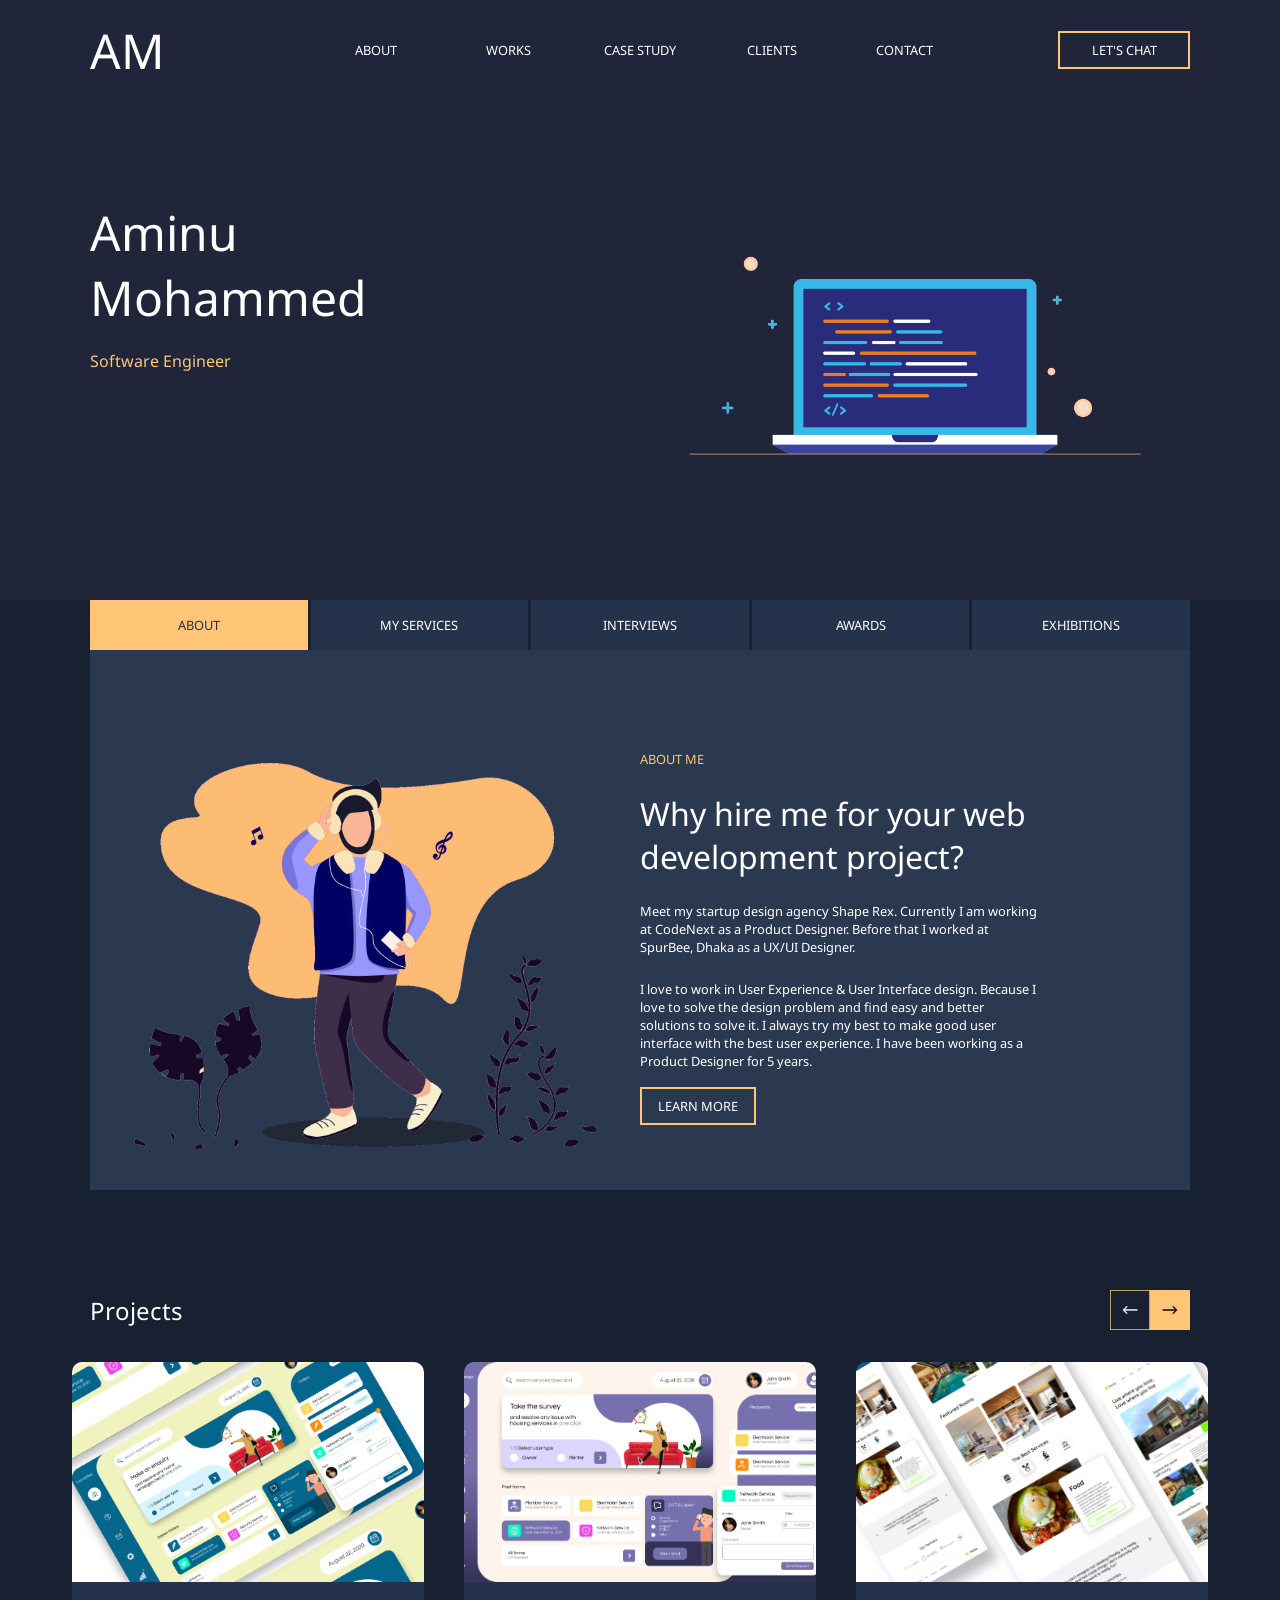
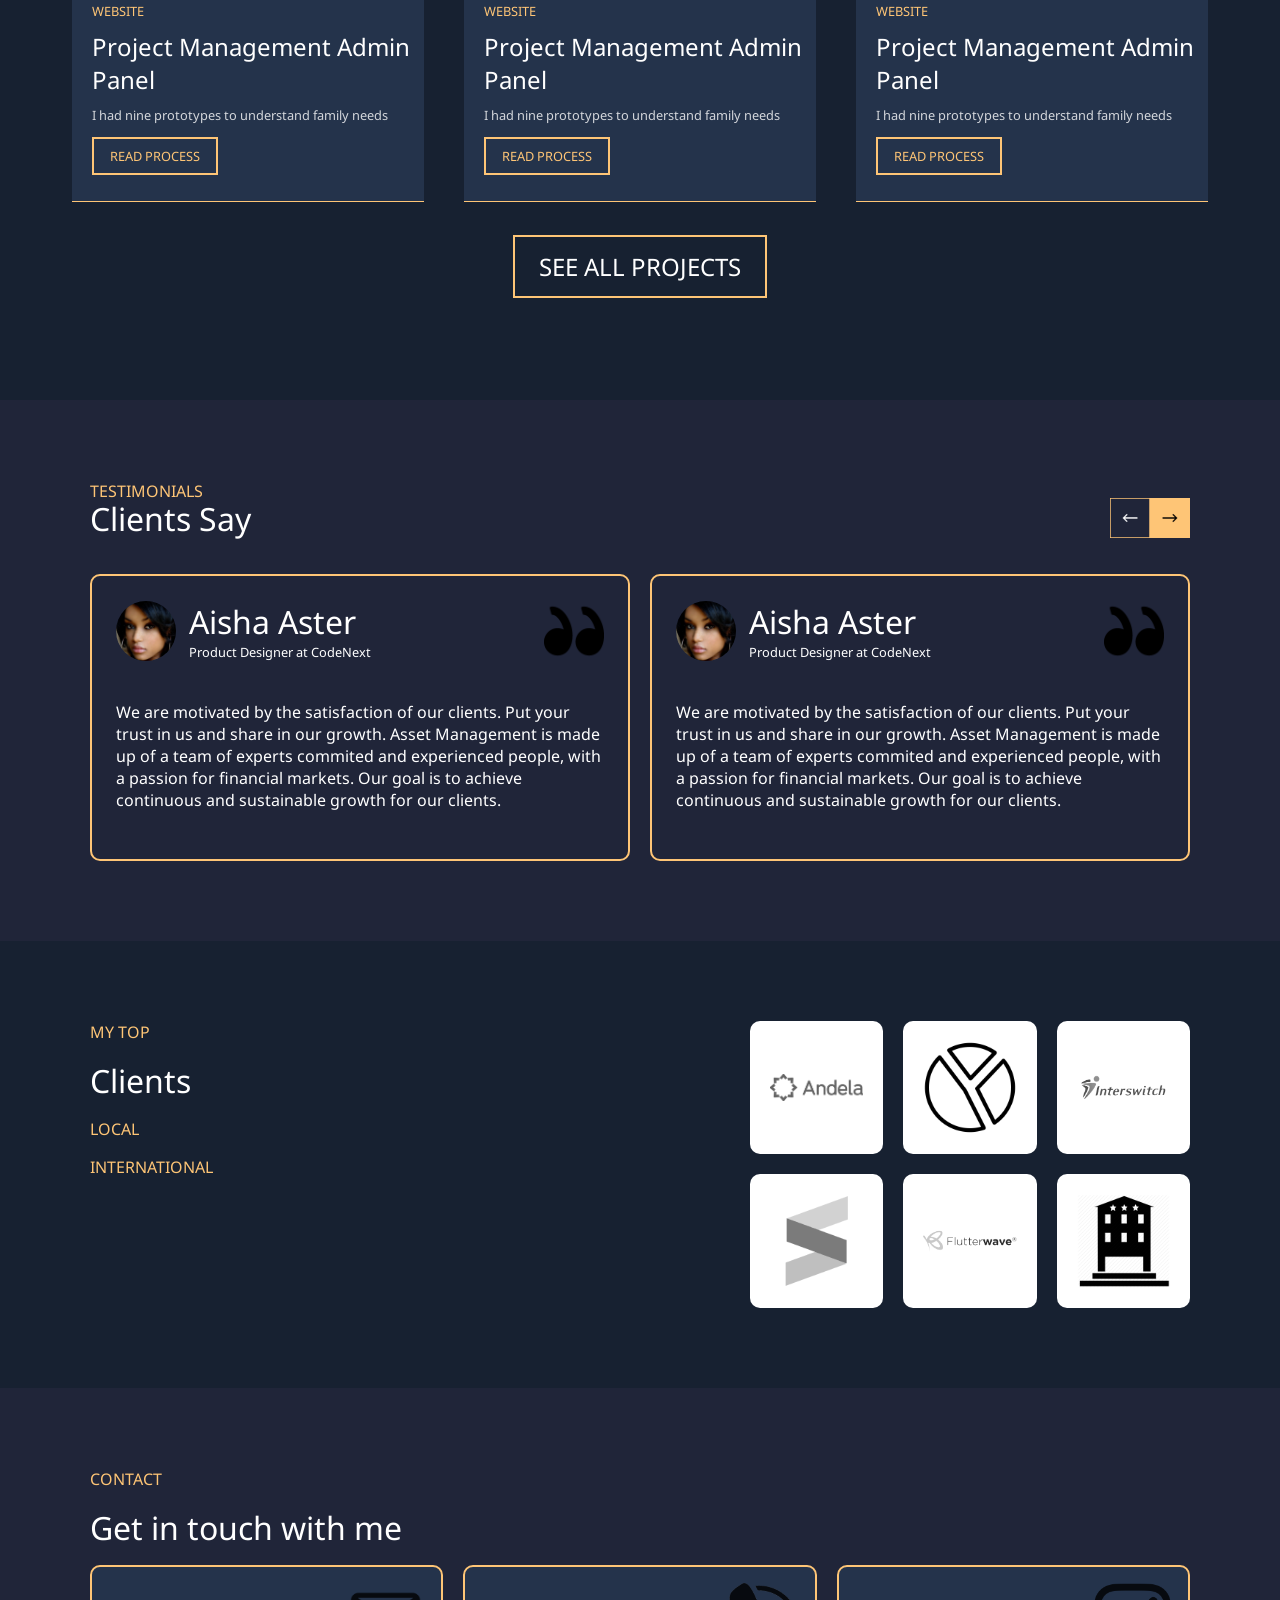
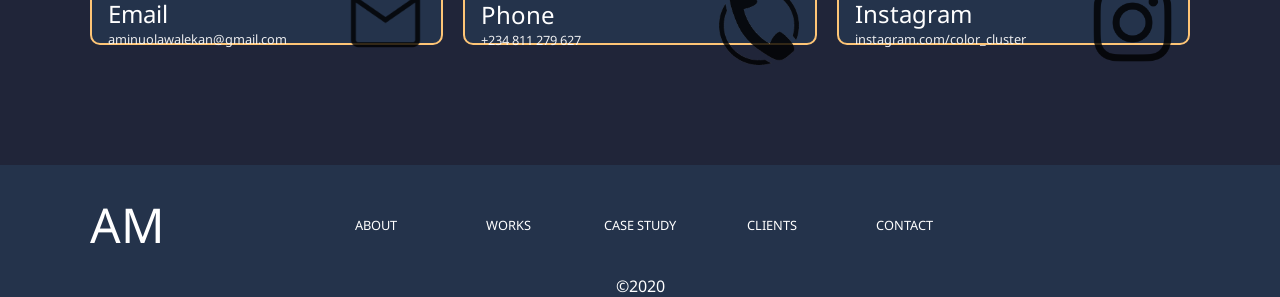
<file: index.html>
<!DOCTYPE html>
<html lang="en">
<head>
    <meta charset="UTF-8">
    <meta name="viewport" content="width=device-width, initial-scale=1.0">
    <link rel="stylesheet" href="./css/style.css">
    <link href="https://fonts.googleapis.com/css2?family=Noto+Sans&display=swap" rel="stylesheet">
    <title>Aminu</title>
</head>
<body>
    <div class="container">
        <nav class="top-nav">
            <div class="nav-banner">
                am
            </div>
            <div>
                <ul class="nav-links">
                    <li class=""><a href="#" class="nav-link">about</a></li>
                    <li class=""><a href="#" class="nav-link">works</a></li>
                    <li class=""><a href="#" class="nav-link">case study</a></li>
                    <li class=""><a href="#" class="nav-link">clients</a></li>
                    <li class=""><a href="#" class="nav-link">contact</a></li>
                </ul>
            </div>
            <div class="">
                <a href="#" class="button">let's chat</a>
            </div>
        </nav>
        <section class="intro-section">
            <div class="">
                <p class="">Aminu Mohammed</p>
                <p class="">Software Engineer</p>
            </div>
            <div class="">
                <img src="img/coding_laptop_cut.png">
            </div>
        </section>
    </div>
    <section class="about-and-projects">
        <div class="container">
            <div class="about">
                <ul class="about-navs">
                    <li id="about-1" class="about-nav-item selected"><a class="about-nav-item-link">about</a></li>
                    <li id="about-2" class="about-nav-item"><a class="about-nav-item-link">my services</a></li>
                    <li id="about-3" class="about-nav-item"><a class="about-nav-item-link">interviews</a></li>
                    <li id="about-4" class="about-nav-item"><a class="about-nav-item-link">awards</a></li>
                    <li id="about-5" class="about-nav-item"><a class="about-nav-item-link">exhibitions</a></li>
                </ul>
                <div id="about-1-content" class="about-content about-content-show">
                    <div class="">
                        <img src="img/listening_to_music_cut.webp">
                    </div>
                    <div class="">
                        <p class="">about me</p>
                        <p class="">Why hire me for your web development
                            project?
                        </p>
                        <p class="">Meet my startup design agency Shape Rex. 
                            Currently I am working at CodeNext as a Product Designer. 
                            Before that I worked at SpurBee, Dhaka as a UX/UI Designer.</p>
                        <p class="">I love to work in User Experience & User Interface design. 
                            Because I love to solve the design problem and find easy and better 
                            solutions to solve it. I always try my best to make good user interface
                             with the best user experience. I have been working as a Product Designer for 5 years.</p>
                        <a href="#" class="button">learn more</a>
                    </div>
                </div>
                <div id="about-2-content" class="about-content">
                    <div class="">
                        <img src="img/monitor_construction_cut.png">
                    </div>
                    <div class="">
                        <p class="">my services</p>
                        <p class="">I am a professional software engineer
                        </p>
                
                        <p class="">I love to work in User Experience & User Interface design. 
                            Because I love to solve the design problem and find easy and better 
                            solutions to solve it. I always try my best to make good user interface
                             with the best user experience. I have been working as a Product Designer for 5 years.</p>
                        <a href="#" class="button">learn more</a>
                    </div>
                </div>
                <div id="about-3-content" class="about-content">
                    <div class="">
                        <img src="img/interview_cut.png">
                    </div>
                    <div class="">
                        <p class="">my services</p>
                        <p class="">I am a professional software engineer
                        </p>
                
                        <p class="">I love to work in User Experience & User Interface design. 
                            Because I love to solve the design problem and find easy and better 
                            solutions to solve it. I always try my best to make good user interface
                             with the best user experience. I have been working as a Product Designer for 5 years.</p>
                        <a href="#" class="button">learn more</a>
                    </div>
                </div>
                <div id="about-4-content" class="about-content">
                    <div class="">
                        <img src="img/trophy_cut.png">
                    </div>
                    <div class="">
                        <p class="">my services</p>
                        <p class="">I am a professional software engineer
                        </p>
                
                        <p class="">I love to work in User Experience & User Interface design. 
                            Because I love to solve the design problem and find easy and better 
                            solutions to solve it. I always try my best to make good user interface
                             with the best user experience. I have been working as a Product Designer for 5 years.</p>
                        <a href="#" class="button">learn more</a>
                    </div>
                </div>
                <div id="about-5-content" class="about-content">
                    <div class="">
                        <img src="img/exhibition_cut.png">
                    </div>
                    <div class="">
                        <p class="">my services</p>
                        <p class="">I am a professional software engineer
                        </p>
                
                        <p class="">I love to work in User Experience & User Interface design. 
                            Because I love to solve the design problem and find easy and better 
                            solutions to solve it. I always try my best to make good user interface
                             with the best user experience. I have been working as a Product Designer for 5 years.</p>
                        <a href="#" class="button">learn more</a>
                    </div>
                </div>
            </div>
        </div>
        <div class="projects-section">
            <div class="container">
                <div class="">
                    <p class="">projects</p>
                    <div class="slide-controls">
                        <a class="" onclick="plusSlides(1)"><img src="img/right-arrow.png"></a>
                        <a class="" onclick="plusSlides(-1)"><img src="img/left-arrow.png"></a>
                    </div>
                </div>
            </div>
            <div class="carousel">
                <div class="carousel-inner fade">
                    <div class="project-card">
                        <div class="card-top">
                            <img src="img/homebliss export_1.png">
                        </div>
                        <div class="card-bottom">
                            <p class="">website</p>
                            <p class="">Project Management Admin Panel</p>
                            <p class="">I had nine prototypes to understand family needs</p>
                            <a href="#" class="button">read process</a>
                        </div>
                    </div>
                    <div class="project-card">
                        <div class="card-top">
                            <img src="img/housekeep.png">
                        </div>
                        <div class="card-bottom">
                            <p class="">website</p>
                            <p class="">Project Management Admin Panel</p>
                            <p class="">I had nine prototypes to understand family needs</p>
                            <a href="#" class="button">read process</a>
                        </div>
                    </div>
                    <div class="project-card">
                        <div class="card-top">
                            <img src="img/hotel_showcase.png">
                        </div>
                        <div class="card-bottom">
                            <p class="">website</p>
                            <p class="">Project Management Admin Panel</p>
                            <p class="">I had nine prototypes to understand family needs</p>
                            <a href="#" class="button">read process</a>
                        </div>
                    </div>
                </div>
                <div class="carousel-inner fade">
                    <div class="project-card">
                        <div class="card-top">
                            <img src="img/portfolio_showcase.png">
                        </div>
                        <div class="card-bottom">
                            <p class="">website</p>
                            <p class="">Project Management Admin Panel</p>
                            <p class="">I had nine prototypes to understand family needs</p>
                            <a href="#" class="button">read process</a>
                        </div>
                    </div>
                    <div class="project-card">
                        <div class="card-top">
                            <img src="img/portfolio_showcase.png">
                        </div>
                        <div class="card-bottom">
                            <p class="">website</p>
                            <p class="">Project Management Admin Panel</p>
                            <p class="">I had nine prototypes to understand family needs</p>
                            <a href="#" class="button">read process</a>
                        </div>
                    </div>
                    <div class="project-card">
                        <div class="card-top">
                            <img src="img/portfolio_showcase.png">
                        </div>
                        <div class="card-bottom">
                            <p class="">website</p>
                            <p class="">Project Management Admin Panel</p>
                            <p class="">I had nine prototypes to understand family needs</p>
                            <a href="#" class="button">read process</a>
                        </div>
                    </div>
                </div>
            </div>
            <div class="all-projects">
                <a href="#" class="button button-lg">see all projects</a>
            </div>
        </div>
    </section>
    <section class="testimonials">
        <div class="container">
            <p>testimonials</p>
            <div class="testimonials-header">
                <p class="">clients say</p>
                <div class="slide-controls">
                    <a class="" onclick=""><img src="img/right-arrow.png"></a>
                    <a class="" onclick=""><img src="img/left-arrow.png"></a>
                </div>
            </div>
            <div class="testimonial-cards">
                <div class="testimonial-card">
                    <div class="testimonial-card-top">
                        <img src="img/gorgeous_girl_crop.jpg">
                        <div class="">
                            <p class="">Aisha Aster</p>
                            <p class="">Product Designer at CodeNext</p>
                        </div>
                        <img src="img/quotations_white_or_so.png">
                    </div>
                    <div class="testimonial-card-bottom">
                        <p class="">We are motivated by the satisfaction of our clients.
                            Put your trust in us and share in our growth. Asset Management
                            is made up of a team of experts commited and experienced people,
                            with a passion for financial markets. Our goal is to achieve continuous
                            and sustainable growth for our clients.
                        </p>
                    </div>
                </div>
                <div class="testimonial-card">
                    <div class="testimonial-card-top">
                        <img src="img/gorgeous_girl_crop.jpg">
                        <div class="">
                            <p class="">Aisha Aster</p>
                            <p class="">Product Designer at CodeNext</p>
                        </div>
                        <img src="img/quotations_white_or_so.png">
                    </div>
                    <div class="testimonial-card-bottom">
                        <p class="">We are motivated by the satisfaction of our clients.
                            Put your trust in us and share in our growth. Asset Management
                            is made up of a team of experts commited and experienced people,
                            with a passion for financial markets. Our goal is to achieve continuous
                            and sustainable growth for our clients.
                        </p>
                    </div>
                </div>
            </div>
        </div>
    </section>
    <section class="top-clients">
        <div class="container">
            <div class="client-controls">
                <p class="">my top</p>
                <p class="">clients</p>
                <p class="">local</p>
                <p class="">international</p>
            </div>
            <div class="clients">
                <a href="#" class="client"><img src="img/Andela_gs.png"></a>
                <a href="#" class="client"><img src="img/pie_chart.png"></a>
                <a href="#" class="client"><img src="img/Interswitch_gs.png"></a>
                <a href="#" class="client"><img src="img/sendbox_gs.png"></a>
                <a href="#" class="client"><img src="img/flutterwave_gs.png"></a>
                <a href="#" class="client"><img src="img/Hotel_2.png"></a>
            </div>
        </div>
    </section>
    <section class="contact-section">
        <div class="container">
            <p class="">contact</p>
            <p class="">Get in touch with me</p>
            <div class="contact-cards">
                <div class="contact-card">
                    <div class="">
                        <p class="">email</p>
                        <p class="">aminuolawalekan@gmail.com</p>
                    </div>
                    <img src="img/message.png">
                </div>
                <div class="contact-card">
                    <div class="">
                        <p class="">phone</p>
                        <p class="">+234 811 279 627</p>
                    </div>
                    <img src="img/phone.png">
                </div>
                <div class="contact-card">
                    <div class="">
                        <p class="">Instagram</p>
                        <p class="">instagram.com/color_cluster</p>
                    </div>
                    <img src="img/instagram_black.png">
                </div>
            </div>
        </div>
    </section>
    <footer class="footer-section">
        <div class="container">
            <nav class="bottom-nav">
                <div class="nav-banner">
                    am
                </div>
                <div>
                    <ul class="nav-links">
                        <li class=""><a href="#" class="nav-link">about</a></li>
                        <li class=""><a href="#" class="nav-link">works</a></li>
                        <li class=""><a href="#" class="nav-link">case study</a></li>
                        <li class=""><a href="#" class="nav-link">clients</a></li>
                        <li class=""><a href="#" class="nav-link">contact</a></li>
                    </ul>
                </div>
                <div class=""></div>
            </nav>
            <p class="">&copy;2020</p>
        </div>
    </footer>
    <script src="js/main.js"></script>
</body>
</html>
</file>
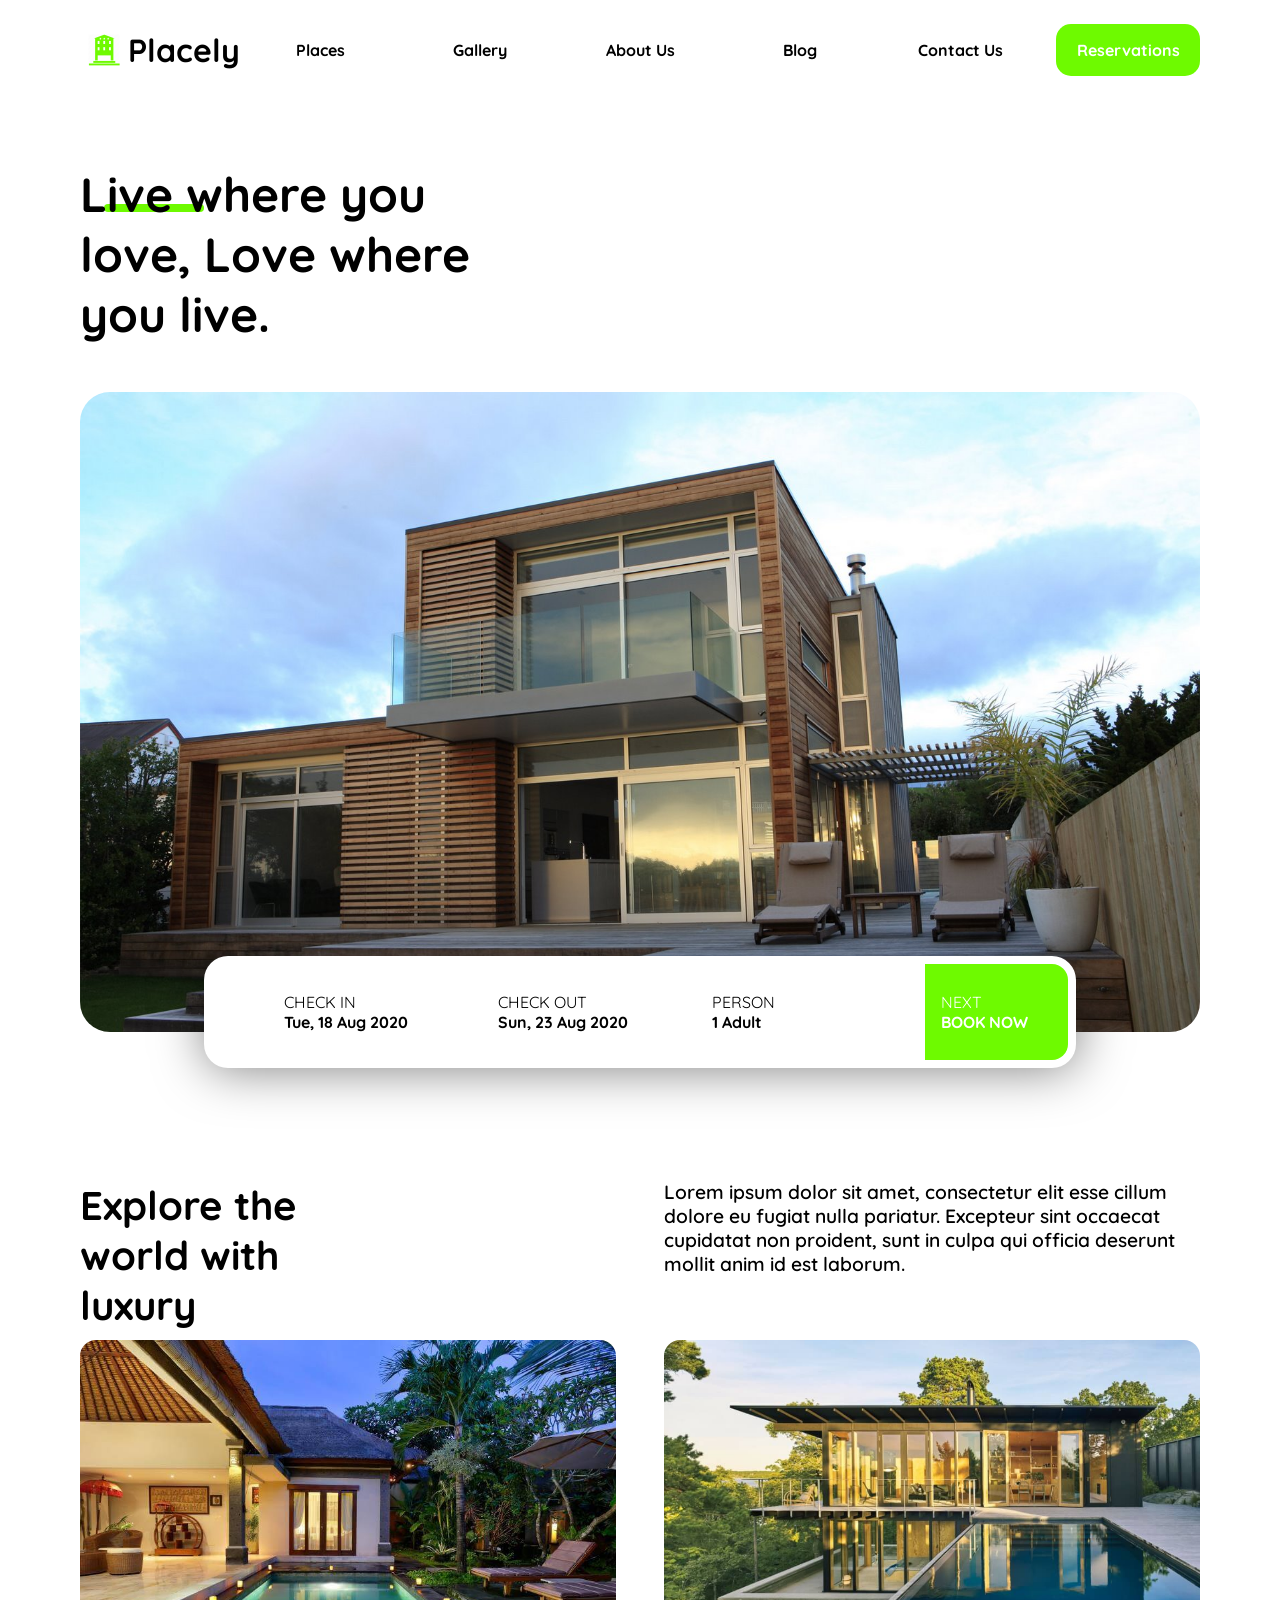
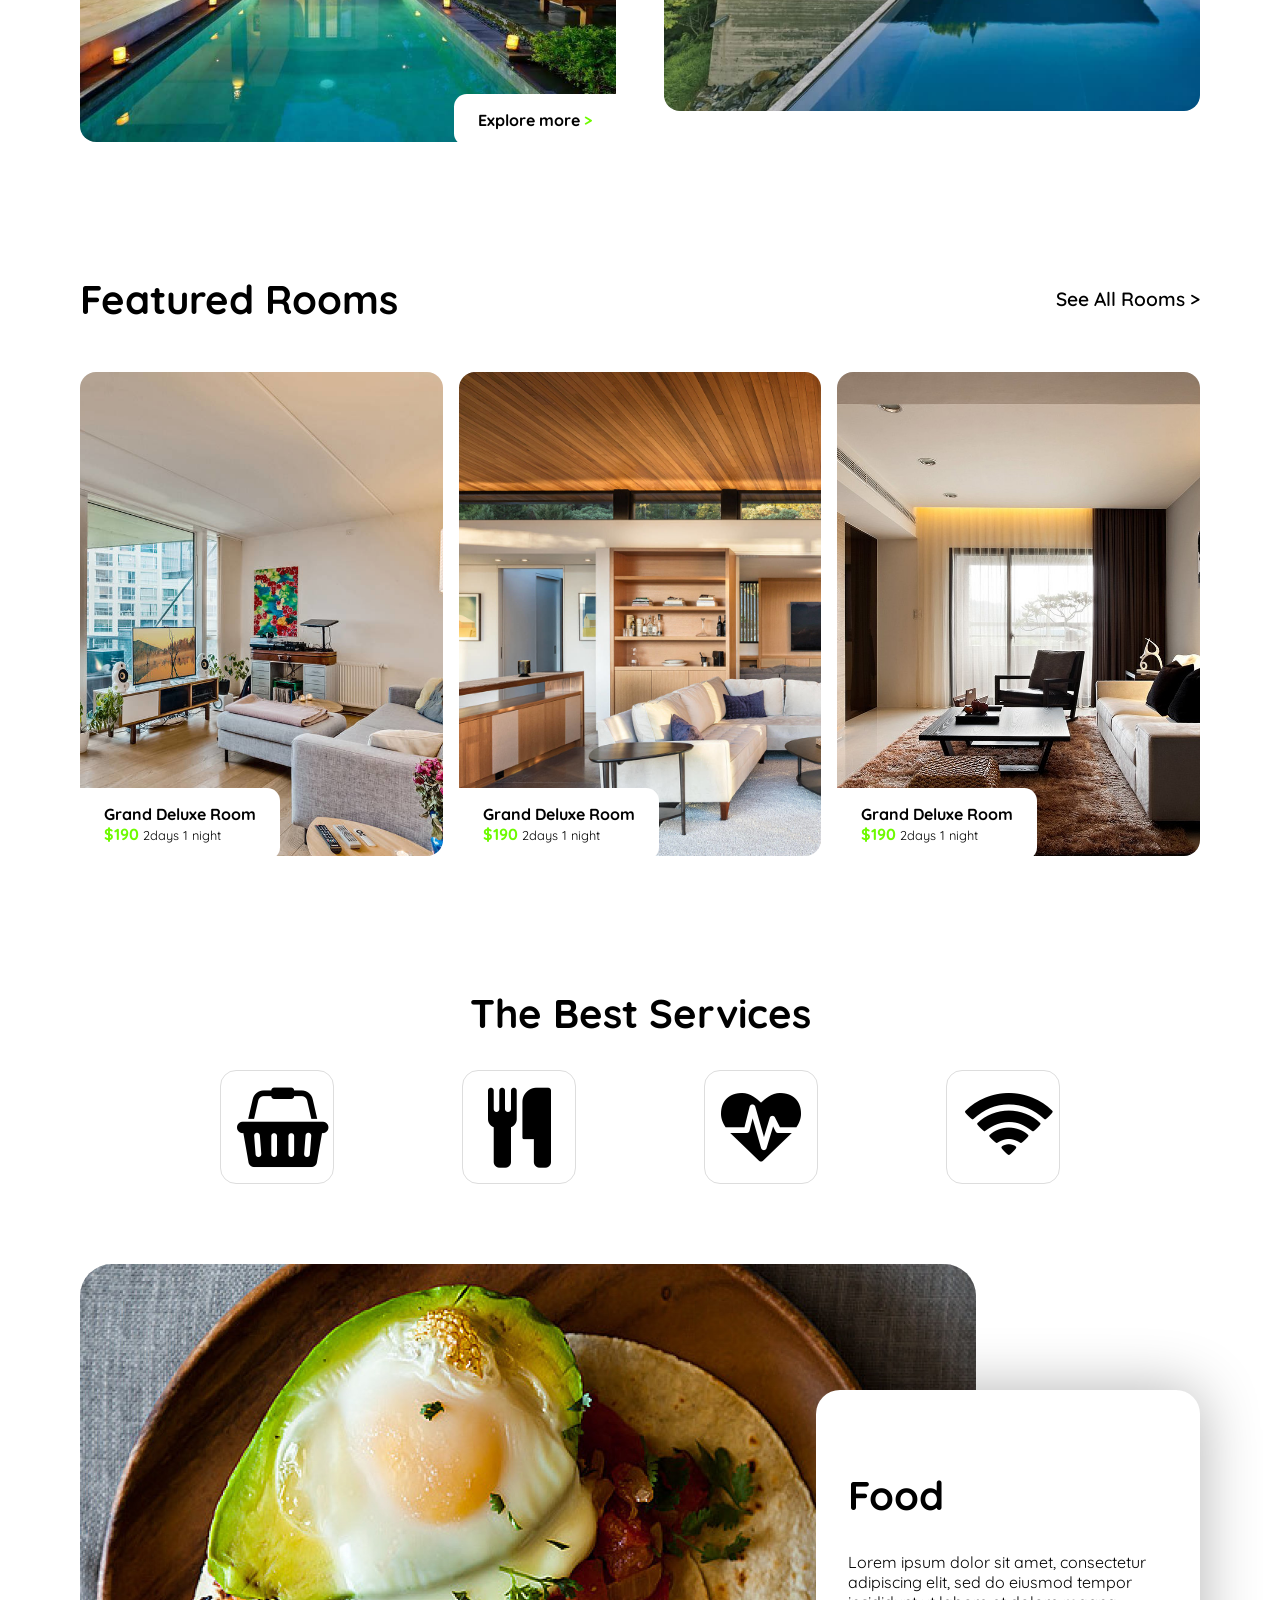
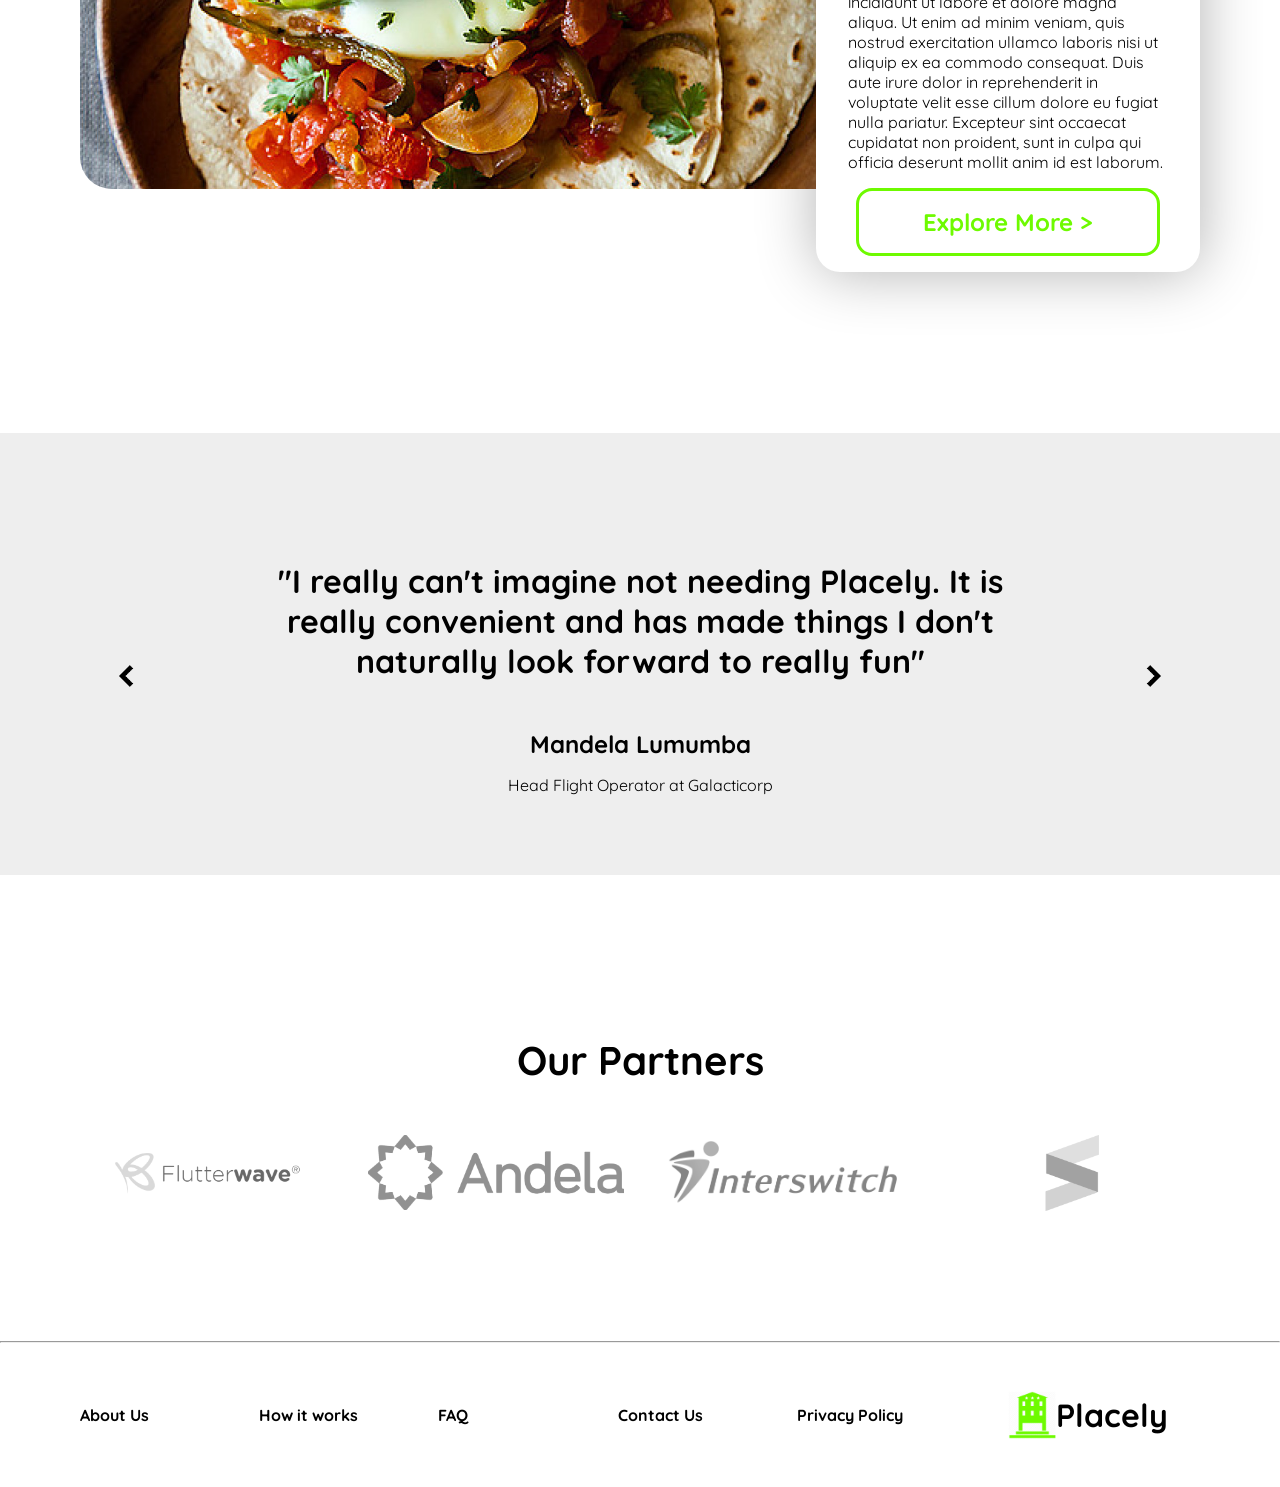
<file: placely/index.html>
<!DOCTYPE html>
<html lang="en">
<head>
    <meta charset="UTF-8">
    <meta name="viewport" content="width=device-width, initial-scale=1.0">
    <link rel="stylesheet" href="css/style.css">
    <link href="https://fonts.googleapis.com/css2?family=Quicksand:wght@300&display=swap" rel="stylesheet">
    <link rel="stylesheet" href="https://cdnjs.cloudflare.com/ajax/libs/font-awesome/4.7.0/css/font-awesome.min.css">
    <title>Document</title>
</head>
<body>
    <nav>
        <div class="container">
            <div class="nav-items">
                <div class="">
                    <a href="#" class="nav-header">
                        <img src="img/Hotel_2_green.png">
                        <h1>Placely</h1>
                    </a>
                    
                </div>
                <div class="nav-links">
                    <ul>
                        <li><a href="#" class="">Places</a></li>
                        <li><a href="#" class="">Gallery</a></li>
                        <li><a href="#" class="">About Us</a></li>
                        <li><a href="#" class="">Blog</a></li>
                        <li><a href="#" class="">Contact Us</a></li>
                    </ul>
                </div>
                <a href="#" class="nav-button">Reservations</a>
            </div>
        </div>
    </nav>
    <section>
        <div class="main-section">
            <div class="container">
                <div class="main-section-text">
                    <div class="accent-bar"></div>
                    <h1>Live where you love, Love where you live.</h1>
                </div>
                <div class="main-section-image">
                    <img src="img/archit6.jpg">
                    <div class="info-bar">
                        <div class="info-bar-item">
                            <div class="">
                                <p class="">check in</p>
                                <p class="">Tue, 18 Aug 2020</p>
                            </div>
                        </div>
                        <div class="info-bar-item">
                            <div class="">
                                <p class="">check out</p>
                                <p class="">Sun, 23 Aug 2020</p>
                            </div>
                        </div>
                        <div class="info-bar-item">
                            <div class="">
                                <p class="">person</p>
                                <p class="">1 Adult</p>
                            </div>
                        </div>
                        <div class="info-bar-item info-bar-tag">
                            <div class="">
                                <p class="">next</p>
                                <p class="">book now</p>
                            </div>
                        </div>
                    </div>
                </div>
            </div>
        </div>
    </section>
    <section>
        <div class="explore-section">
            <div class="container">
                <div class="explore-section-inner">
                    <div class="explore-section-item">
                        <div class="">
                            <h1>Explore the world with luxury</h1>
                        </div>
                        <div class="">
                            <a href="#" class="explore-button">Explore more <span>></span></a>
                            <img src="img/luxury-swimming-pool-design-in-bali-agodanet.jpg">
                        </div>
                    </div>
                    <div class="explore-section-item">
                        <div class="">
                            <p class="">Lorem ipsum dolor sit amet, consectetur elit esse cillum dolore eu fugiat nulla pariatur. Excepteur sint occaecat cupidatat non proident, sunt in culpa qui officia deserunt mollit anim id est laborum.</p>
                        </div>
                        <img src="img/rectangular-luxury-swimming-pool.jpg">
                    </div>
                </div>
            </div>
        </div>
    </section>
    <section>
        <div class="featured-section">
            <div class="container">
                <div class="featured-section-header">
                    <h1>Featured Rooms</h1>
                    <p class=""><a href="#" class="">see all rooms ></a></p>
                </div>
                <div class="featured-section-inner">
                    <div class="featured-section-item">
                        <div class="">
                            <a href="#" class="price-button">
                                <p class="">Grand Deluxe Room</p>
                                <p class=""><span>$190</span> <span>2days 1 night</span></p>
                            </a>
                            <img src="img/room1.jpg">
                        </div>
                    </div>
                    <div class="featured-section-item">
                        <div class="">
                            <a href="#" class="price-button">
                                <p class="">Grand Deluxe Room</p>
                                <p class=""><span>$190</span> <span>2days 1 night</span></p>
                            </a>
                            <img src="img/room2.jpg">
                        </div>
                    </div>
                    <div class="featured-section-item">
                        <div class="">
                            <a href="#" class="price-button">
                                <p class="">Grand Deluxe Room</p>
                                <p class=""><span>$190</span> <span>2days 1 night</span></p>
                            </a>
                            <img src="img/room3.jpeg">
                        </div>
                    </div>
                </div>
            </div>
        </div>
    </section>
    <section>
        <div class="services-section">
            <div class="container">
                <div class="services-section-inner">
                    <h1>The Best Services</h1>
                    <div class="service-offerings">
                        <div class="service-offering">
                            <i class="fa fa-shopping-basket" aria-hidden="true"></i>
                        </div>
                        <div class="service-offering">
                            <i class="fa fa-cutlery" aria-hidden="true"></i>
                        </div>
                        <div class="service-offering">
                            <i class="fa fa-heartbeat" aria-hidden="true"></i>
                        </div>
                        <div class="service-offering">
                            <i class="fa fa-wifi" aria-hidden="true"></i>
                        </div>
                    </div>
                    <div class="food-showcase">
                        <img src="img/egg_meal_1.jpg">
                        <div class="food-card">
                            <h1>Food</h1>
                            <p class="">Lorem ipsum dolor sit amet, consectetur adipiscing elit, sed do eiusmod tempor incididunt ut labore et dolore magna aliqua. Ut enim ad minim veniam, quis nostrud exercitation ullamco laboris nisi ut aliquip ex ea commodo consequat. Duis aute irure dolor in reprehenderit in voluptate velit esse cillum dolore eu fugiat nulla pariatur. Excepteur sint occaecat cupidatat non proident, sunt in culpa qui officia deserunt mollit anim id est laborum.</p>
                            <div class="">
                                <a href="#" class="food-card-button">Explore More ></a>
                            </div>
                        </div>
                    </div>
                </div>
            </div>
        </div>
    </section>
    <section>
        <div class="testimony-section">
            <div class="testimony-section-inner">
                <div class="chevron">
                    <img src="img/chevron_right.png">
                </div>
                <div class="testimony-content">
                    <p class="">"I really can't imagine not needing Placely. It is really
                        convenient and has made things I don't naturally look forward to
                        really fun"
                    </p>
                    <p class="">Mandela Lumumba</p>
                    <p class="">Head Flight Operator at Galacticorp</p>
                </div>
                <div class="chevron">
                    <img src="img/chevron_right.png">
                </div>
            </div>
        </div>
    </section>
    <section>
        <div class="partners-section">
            <div class="container">
                <div class="partners-section-inner">
                    <h1>Our Partners</h1>
                    <div class="partner-logos">
                        <img src="img/flutterwave_gs.png">
                        <img src="img/Andela_gs.png">
                        <img src="img/Interswitch_gs.png">
                        <img src="img/sendbox_gs.png">
                    </div>
                </div>
            </div>
        </div>
    </section>
    <hr>
    <footer>
        <div class="footer-section">
            <div class="container">
                <div class="footer-section-inner">
                    <ul>
                        <li><a href="#" class="">About Us</a></li>
                        <li><a href="#" class="">How it works</a></li>
                        <li><a href="#" class="">FAQ</a></li>
                        <li><a href="#" class="">Contact Us</a></li>
                        <li><a href="#" class="">Privacy Policy</a></li>
                    </ul>
                    <div class="footer-header">
                        <img src="img/Hotel_2_green.png">
                        <p class="">Placely</p>
                    </div>
                </div>
            </div>
        </div>
    </footer>
</body>
</html>
</file>
<file: css/style.css>
:root {
    --base-bg: #202539;
    --darker-bg: #172131;
    --lighter-bg: #24334B;
    --accent-color: #FEC576;
    --lightest-bg: #2A3950;
}

* {
    margin:0;
    padding:0;
    box-sizing: border-box;
}

body {
    font-family: 'Noto Sans', sans-serif;
    background: var(--base-bg);
    color: #ffffff;
}

a {
    text-decoration: none;
    color: inherit;
}



ul {
    list-style:none;
}

img {
    width: 100%;
}


.top-nav {
    display: grid;
    grid-template-columns: 1fr 3fr 1fr;
    height: 100px;
    align-items: center;
    justify-content: center;
    text-transform: uppercase;
    /* background: #444444; */
}

.nav-banner {
    font-size: 3rem;
}

.nav-links {
    height: 100%;
    display: grid;
    grid-template-columns: repeat(5, 1fr);
    align-items: center;
    justify-content: center;
    font-size: .8rem;
}

.nav-links li {
    text-align: center;
}

.nav-links a {
    transition: .05s ease-in-out;
}

.nav-links  a:hover {
    color:var(--accent-color);
    
}

.top-nav div:last-child {
    position: relative;
    width:100%;
    height: 100%;
}

.top-nav div:last-child a {
    text-align: center;
    position: absolute;
    top: 50%;
    right: 0;
    transform: translate(0, -50%);
}

.intro-section {
    padding-top:100px;
    height: 500px;
    display: grid;
    grid-template-columns: 1fr 1fr;
}

.intro-section div:first-child p:first-child {
    font-size: 3rem;
    max-width: 10rem;
    margin-bottom: 20px;
    
}

.intro-section div:first-child p:last-child {
    color: var(--accent-color);
}

.intro-section div:last-child img {
    cursor:pointer;
}



.about-and-projects {
    height: 1400px;
    background: var(--darker-bg);
}






.about-navs {
    display:grid;
    grid-template-columns: repeat(5, 1fr);
    grid-gap: 3px;
}

.about-navs li {
    background: var(--lighter-bg);
    text-align: center;
    padding: 1rem 2rem 1rem 2rem;
    text-transform: uppercase;
    font-size: .8rem;

}


.selected {
    background: var(--accent-color) !important;
    color: var(--lighter-bg);
    
}

.about-navs a {
    cursor:pointer;
}
.about-content {
    display:none;
    grid-template-columns: 1fr 1fr;
    padding-top: 100px;
    overflow:hidden;
    background: var(--lightest-bg);
    height: 540px;

}

.about-content-show {
    display:grid;
}
.about-content div:last-child p:first-child {
    text-transform: uppercase;
    color: var(--accent-color);
    font-size: .8rem;
    margin-bottom: 1.5rem;
}
.about-content div:last-child p:nth-child(2) {
    font-size: 2rem;
    max-width: 400px;
    margin-bottom: 1.5rem;
}

.about-content div:last-child p:nth-child(3), .about-content div:last-child p:nth-child(4) {
    font-size: .8rem;
    max-width: 400px;
    margin-bottom: 1.5rem;
}

.projects-section {
    padding-top: 100px; 

}
.projects-section .container div:first-child {
    display: flex;
    align-items: center;
    justify-content: space-between;
}

.projects-section .container div:first-child  p {
    font-size: 1.5rem;
    text-transform: capitalize;
}

.slide-controls a {
    cursor: pointer;
}
.slide-controls img {
    float:right;
    height:40px;
    width:40px;

}

.carousel {
    max-width:1200px;
    margin:auto;
    padding: 2rem 2rem 0 2rem;
}

.carousel-inner {
    display: grid;
    grid-template-columns: repeat(3, 1fr);
    grid-gap: 40px;
    align-items: center;
    justify-content: center;
}

.project-card {
    height: 440px;
    width: 100%;
    background: var(--lighter-bg);
    border-bottom: 1px solid var(--accent-color);
    border-radius: 10px 10px 0 0;
    margin:auto;
}


.card-top {
    height: 50%;
}

.card-top img {
    height: 100%;
    object-fit: cover;
    border-radius: 10px 10px 0 0;

}

.card-bottom {
    padding-top: 20px;
    padding-left: 20px;
}
.card-bottom p:nth-child(1) {
    color: var(--accent-color);
    text-transform:uppercase;
    font-size: .8rem;
    margin-bottom: 10px;

}

.card-bottom p:nth-child(2) {
    font-size: 1.5rem;
    margin-bottom: 10px;
}

.card-bottom p:nth-child(3) {
    font-size: .8rem;
    margin-bottom: 20px;
    opacity: .8;
}

.card-bottom .button {
    color: var(--accent-color);
    margin-bottom:10px;
}

.all-projects {
    margin-top: 3rem;
    text-align: center;
}


.testimonials {
    padding-top: 80px;
    padding-bottom: 80px;

}

.testimonials .container > p:first-child {
    text-transform: uppercase;
    color: var(--accent-color);
}

.testimonial-cards {
    display:grid;
    grid-template-columns: 1fr 1fr;
    grid-gap: 20px;
}


.testimonials-header {
    height: 2rem;
    width: 100%;
    display:flex;
    align-items:center;
    justify-content: space-between;
    margin-bottom: 40px;
}

.testimonials-header > p {
    text-transform: capitalize;
    font-size: 2rem;
}

.testimonial-card {
    padding: 1.5rem 1.5rem 3rem 1.5rem;
    border: 2px solid var(--accent-color);
    border-radius: 10px;
}


.testimonial-card-top {
    display: flex;
    align-items:center;
    justify-content: space-between;
    margin-bottom:40px;
}

.testimonial-card-top > div {
    width: 70%;
}

.testimonial-card-top img {
    height: 60px;
    width: 60px;
}

.testimonial-card-top img:first-child {
    border-radius: 30px;
}

.testimonial-card-top p:first-child {
    text-align:left;
    font-size: 2rem;
}
.testimonial-card-top p:last-child {
    font-size: .8rem;
    text-align:left;

}


.top-clients {
    background: var(--darker-bg);
    padding-top:80px;
    padding-bottom: 80px;
}

.top-clients .container {
    display:flex;
    justify-content: space-between;
}


.client-controls > p:first-child {
    text-transform: uppercase;
    color: var(--accent-color);
    margin-bottom: 1rem;
}


.client-controls > p:nth-child(2) {
    text-transform: capitalize;
    font-size: 2rem;
    margin-bottom: 1rem;

}

.client-controls > p:nth-child(3) {
    text-transform: uppercase;
    color: var(--accent-color);
    margin-bottom: 1rem;

}

.client-controls > p:nth-child(4) {
    text-transform: uppercase;
    color: var(--accent-color);
    margin-bottom: 1rem;

}


.clients {
    width: 40%;
    display:grid;
    grid-template-columns: repeat(3, 1fr);
    grid-gap: 20px;
}

.client {
    background: #ffffff;
    width: 100%;
    border-radius: 10px;
    padding: 20px;
    display:flex;
    align-items:center;
    justify-content: center;
}


.contact-section {
    padding-top: 80px;
    padding-bottom: 120px;
}

.contact-section .container > p:first-child {
    text-transform: uppercase;
    color: var(--accent-color);
    margin-bottom: 1rem;

}

.contact-section .container > p:nth-child(2) {
    font-size: 2rem;
    margin-bottom: 1rem;
}

.contact-cards {
    display:grid;
    grid-template-columns: repeat(3, 1fr);
    grid-gap: 20px;
    align-items: center;
    justify-content: center;
}

.contact-card {
    padding: 1rem;
    display:grid;
    grid-template-columns: 3fr 1fr;
    align-items:center;
    justify-content:center;
    border: 2px solid var(--accent-color);
    border-radius: 10px;
    height: 80px;
    background: var(--lighter-bg);
}

.contact-card > div > p:first-child {
    text-transform: capitalize;
    font-size: 1.5rem;
}

.contact-card > div > p:last-child {
    font-size: .8rem;
    opacity: .9;
}



.contact-card img {
    width: 100%;
    height: 100%;
    object-fit: contain;
    opacity: .8;
}

.footer-section {
    background: var(--lighter-bg);
    padding-top:10px;
}


.bottom-nav {
    display: grid;
    grid-template-columns: 1fr 3fr 1fr;
    height: 100px;
    align-items: center;
    justify-content: center;
    text-transform: uppercase;
}


.footer-section  .container > p {
    text-align: center;
}

















/* //////////////////////////////////// */
.fade {
    -webkit-animation-name: fade;
    -webkit-animation-duration: 1.5s;
    animation-name: fade;
    animation-duration: 1.5s;
  }
  @-webkit-keyframes fade {
    from {opacity: .4}
    to {opacity: 1}
  }
  
  @keyframes fade {
    from {opacity: .4}
    to {opacity: 1}
  }








/* ====== */
.button {
    text-align: right;
    font-size: .8rem;
    border: 2px solid var(--accent-color);
    padding: .5rem 1rem .5rem 1rem;
    width: 60%;
    text-transform: uppercase;
}

.button:hover {
    opacity: .8;
}

.button-lg {
    font-size: 1.5rem;
    padding: .8rem 1.5rem .8rem 1.5rem;

}



.container {
    max-width: 1100px;
    margin: auto;
}
</file>
<file: placely/css/style.css>
:root {
    --main-color:#6EFA00;
    --secondary-color:#50ba00;
}

*{
    margin:0;
    padding:0;
}

body {
    font-family: 'Quicksand', sans-serif;
}

ul {
    list-style: none;
}

a {
    text-decoration: none;
    color: #000000;
}

img {
    width: 100%;
}

nav {
    background:#ffffff;
}
.nav-items {
    height:100px;
    display:grid;
    grid-template-columns: 1fr 5fr 1fr;
    align-items: center;
    justify-content: center;

}

.nav-header {
    display:grid;
    grid-template-columns: 1fr 1fr;
    align-items: center;
    justify-content: center;
}

.nav-header h1 {
    font-size: 2rem;
}

.nav-header img {
    height: 2rem;
    object-fit: contain;
}

.nav-links ul {
    display: grid;
    grid-template-columns: repeat(5, 1fr);
    align-items: center;
    justify-content: center;
    text-align: center;
    font-weight: bold;
}

.nav-links a {
    transition: 0.05s;
}

.nav-links a:hover {
    font-size: 1.1rem;
    color: var(--main-color);
}

.nav-button {
    background: var(--main-color);
    text-align: center;
    font-weight:bold;
    padding: 1rem 1rem 1rem 1rem;
    border-radius: 15px;
    margin: 0 0 0 1rem;
    color:#ffffff;
    transition: 0.05s;
}

.nav-button:hover {
    background: var(--secondary-color);
}

.main-section {
    margin-top:4rem;
}

.main-section-text {
    max-width: 440px;
    margin-bottom: 3rem;
    position:relative;
}

.main-section-text .accent-bar {
    width:100px;
    height: 8px;
    background: var(--main-color);
    border-radius:5px;
    position:absolute;
    left: 1.5rem;
    top:2.5rem;
    z-index: -1;
}

.main-section-text h1 {
    font-size: 3rem;
}

.main-section-image {
    position:relative;
    max-width:100%;
}
.main-section-image img {
    border-radius: 30px;
    height: 40rem;
    object-fit: cover;
}

.info-bar {
    height: 6rem;
    width: 70%;
    background:#ffffff;
    position:absolute;
    bottom:-5.5rem;
    left:50%;
    transform: translate(-50%, -50%);
    border-radius: 1.5rem;
    box-shadow: 1px 1px 50px rgb(0, 0, 0, .5);
    display:grid;
    grid-template-columns: 1.5fr 1.5fr 1.5fr 1fr;
    align-items: center;
    justify-content:center;
    padding:0.5rem .5rem 0.5rem 5rem;
}

.info-bar-item {
    height: 100%;
    position:relative;
}

.info-bar-item:hover {
    color: var(--main-color);
    cursor: pointer;
}

.info-bar-item > div {
    position:absolute;
    margin:auto;
    top:50%;
    transform: translateY(-50%);
}

.info-bar-item p:nth-child(1) {
    text-transform: uppercase;
}

.info-bar-item p:nth-child(2) {
    font-weight: bold;
}

.info-bar-tag {
    background: var(--main-color);
    align-self: center;
    border-radius: 0 1rem 1rem 0;
    padding-left:1rem;
    color: #ffffff;
}

.info-bar-tag:hover {
    background: var(--secondary-color);
    color:#ffffff;
}

.info-bar-tag p:nth-child(2) {
    text-transform: uppercase;
}

.explore-section {
    margin-top:9rem;
}

.explore-section-inner {
    display: grid;
    grid-template-columns: repeat(2, 1fr);
    grid-gap:3rem;
}

.explore-section-item h1 {
    font-size: 2.5rem;
    max-width: 55%;
}

.explore-section-item img {
    border-radius: 1rem;
}

.explore-section-item p {
    font-size: 1.2rem;
    font-weight: 600;
}

.explore-section-item div:nth-child(1) {
    height: 10rem;
}

.explore-section-item div:nth-child(2) {
    position:relative;
}

.explore-button {
    font-weight: bold;
    position: absolute;
    bottom:0;
    right:0;
    color:#000000;
    background:#ffffff;
    padding: 1rem 1.5rem 1rem 1.5rem;
    border-radius: .8rem 0 0 .8rem;
}

.explore-button span {
    color: var(--main-color);
}

.featured-section {
    margin-top:8rem;
}

.featured-section-header  {
    margin-bottom: 3rem;
    display:grid;
    grid-template-columns: repeat(2, 1fr);
    align-items: center;
}
.featured-section-header h1 {
    font-size: 2.5rem;
}

.featured-section-header p {
    text-align: right;
    text-transform:capitalize;
    font-size: 1.2rem;
    font-weight: 600;
}

.featured-section-header a:hover {
    color: var(--main-color);
}
.featured-section-inner {
    display: grid;
    grid-template-columns: repeat(3, 1fr);
    grid-gap:1rem;
}

.featured-section-item > div {
    position:relative;
}

.featured-section-item img {
    border-radius: 1rem;
}

.price-button {
    position: absolute;
    bottom:0;
    left:0;
    color:#000000;
    background:#ffffff;
    padding: 1rem 1.5rem 1rem 1.5rem;
    border-radius: 0rem .8rem 0.8rem 0;
}

.price-button > p {
    font-weight: bold;
}

.price-button > p:nth-child(2) span:nth-child(1) {
    color: var(--main-color);
}

.price-button > p:nth-child(2) span:nth-child(2) {
    font-size: .8rem;
    font-weight: normal;
}


.services-section {
    margin-top: 8rem;
}

.services-section-inner > h1 {
    font-size: 2.5rem;
    text-align: center;
    margin-bottom: 2rem;
}
.service-offerings {
    display:grid;
    grid-template-columns: repeat(4, 1fr);
    align-items:center;
    justify-content: center;
    padding: 0 10rem 0 10rem;
    grid-gap: 8rem;
    margin-bottom: 5rem;

}



.service-offering {
    text-align:center;
    background: #ffffff;
    border-radius: 1rem;
    height: 5rem;
    width: 5rem;
    padding: 1rem;
    border: 1px #dddddd solid;
    transition: 0.05s;

}

.service-offering:hover {
    box-shadow: 1px 1px 60px rgba(0, 0, 0, .2);
    border:none;
    cursor: pointer;
}

.service-offering .fa {
    font-size: 5rem;
    
}


.food-showcase {
    position: relative;
}

.food-showcase img {
    border-radius: 2rem;
    max-width: 80%;
}

.food-card {
    position: absolute;
    bottom:-15%;
    width:20rem;
    background: #ffffff;
    right:0;
    box-shadow: .5px .5px 60px rgba(0,0,0, 0.3);
    padding: 5rem 2rem 1rem 2rem;
    border-radius: 1.5rem;
}

.food-card h1 {
    font-size: 2.5rem;
    font-weight: bolder;
    margin-bottom: 2rem;
}

.food-card > div {
    width: 100%;
    display:flex;
    justify-content:center;
    margin-top:1rem;
}

.food-card a {
    text-align: center;
    color: var(--main-color);
    border: .2rem var(--main-color) solid;
    padding: 1rem 4rem 1rem 4rem;
    font-size: 1.5rem;
    font-weight: bold;
    border-radius: 1rem;
}

.testimony-section {
    margin-top: 15rem;
    background: #eeeeee;
}


.testimony-section-inner {
    padding: 8rem 0 5rem 0;
    display:grid;
    grid-template-columns: 1fr 3fr 1fr;
    align-items: center;
    justify-content:center;
}

.testimony-section-inner .chevron img {
    height: 30px;
    object-fit: contain;
}

.testimony-section-inner .chevron:nth-child(1) img {
    transform: scaleX(-1);
}
.testimony-content p {
    text-align: center;
}

.testimony-content p:nth-child(1) {
    font-size: 2rem;
    font-weight: bold;
    margin-bottom: 3rem;
}

.testimony-content p:nth-child(2) {
    font-size: 1.5rem;
    font-weight: bold;
    margin-bottom: 1rem;
}


.partners-section {
    margin-top: 10rem;
    margin-bottom: 8rem;

}

.partners-section-inner > h1 {
    text-align: center;
    font-size: 2.5rem;
    margin-bottom: 3rem;
}

.partner-logos {
    display:grid;
    grid-template-columns: repeat(4, 1fr);
    grid-gap:2rem;
    align-items:center;
    justify-content: center;
}

.partner-logos > img {
    height: 5rem;
    object-fit: contain;
    opacity: .7;
}


.footer-section {
    margin-top: 3rem;
    font-weight: bold;
    margin-bottom: 3rem;
}

.footer-section-inner {
    display:grid;
    grid-template-columns: 4fr 1fr;
    align-items:center;
    justify-content: center;
}

.footer-section-inner  ul {
    display: grid;
    grid-template-columns: repeat(5, 1fr);
    align-items:center;
    justify-content: center;
}


.footer-header {
    display:flex;
    align-items:center;
    justify-content: center
}

.footer-header img {
    height: 3rem;
    object-fit: contain;
    width:3rem;
}

.footer-header p {
    font-size:2rem;
}

.container {
    max-width:1200px;
    margin: auto;
    padding: 0 5rem 0 5rem;
}


@media(max-width:960px) {
    .explore-section-inner {
        display: block;
    }
    .explore-section-item {
        margin-bottom:5rem;
    }

    .featured-section-inner {
        display:block;
    }

    .featured-section-item {
        margin-bottom: 5rem;
    }
    .food-showcase img {
        max-width: 100%;
        margin-bottom:1rem;
    }
    .food-card {
        position:relative;
        margin:auto;
    }
    
}
</file>
